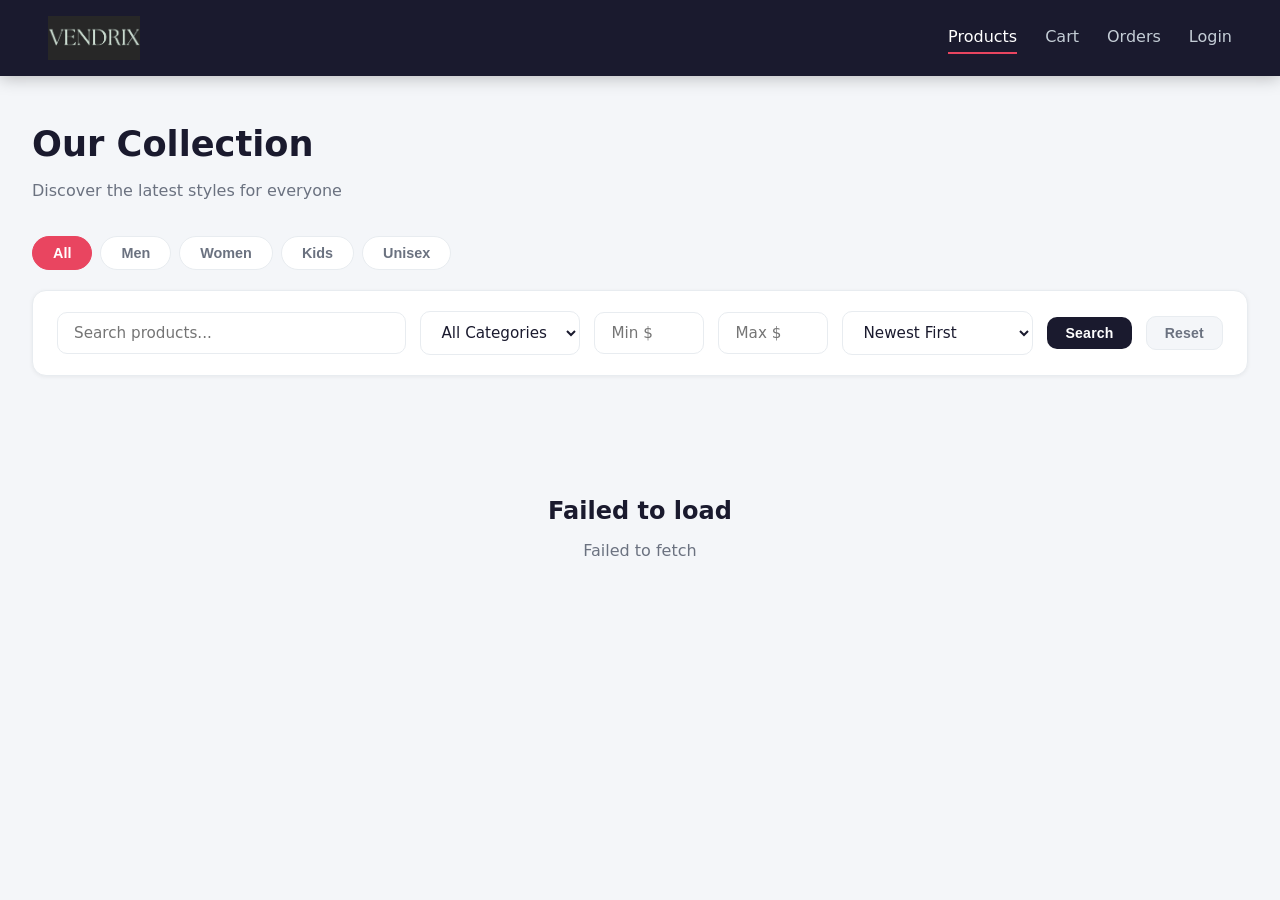
<file: frontend/index.html>
<!DOCTYPE html>
<html lang="en">
<head>
  <meta charset="UTF-8">
  <meta name="viewport" content="width=device-width, initial-scale=1.0">
  <title>Vendrix - Shop</title>
  <link rel="stylesheet" href="style.css">
  <style>
    .size-btn {
      display: inline-block;
      padding: 5px 12px;
      border: 1.5px solid var(--border);
      border-radius: 6px;
      font-size: 0.78rem;
      font-weight: 600;
      cursor: pointer;
      background: var(--white);
      color: var(--text-muted);
      transition: all 0.15s;
      user-select: none;
    }
    .size-btn:hover  { border-color: var(--primary); color: var(--primary); }
    .size-btn.selected {
      background: var(--primary);
      border-color: var(--primary);
      color: white;
    }

    .color-btn {
      width: 22px;
      height: 22px;
      border-radius: 50%;
      border: 2px solid transparent;
      cursor: pointer;
      display: inline-block;
      transition: transform 0.15s;
      box-shadow: 0 0 0 1px rgba(0,0,0,0.15);
    }
    .color-btn:hover { transform: scale(1.15); }
    .color-btn.selected {
      border: 2px solid var(--dark);
      box-shadow: 0 0 0 2px white, 0 0 0 4px var(--dark);
    }

    .qty-wrap {
      display: flex;
      align-items: center;
      border: 1.5px solid var(--border);
      border-radius: 8px;
      overflow: hidden;
      background: var(--white);
    }
    .qty-btn {
      width: 32px;
      height: 32px;
      border: none;
      background: var(--bg);
      color: var(--text);
      font-size: 1.1rem;
      cursor: pointer;
      transition: background 0.15s;
      display: flex;
      align-items: center;
      justify-content: center;
      font-weight: 700;
    }
    .qty-btn:hover    { background: var(--border); }
    .qty-btn:disabled { opacity: 0.4; cursor: not-allowed; }
    .qty-num {
      width: 34px;
      text-align: center;
      font-size: 0.9rem;
      font-weight: 700;
      color: var(--text);
      background: var(--white);
    }

    .card-actions {
      display: flex;
      align-items: center;
      justify-content: space-between;
      gap: 10px;
      padding: 12px 16px;
      border-top: 1px solid var(--border);
      background: #fafbfc;
    }
    .card-price-row {
      display: flex;
      justify-content: space-between;
      align-items: center;
      padding: 10px 16px 4px;
    }
    .variants-section {
      padding: 0 16px 10px;
      display: flex;
      flex-direction: column;
      gap: 8px;
    }
    .variant-label {
      font-size: 0.75rem;
      font-weight: 600;
      color: var(--text-muted);
      margin-bottom: 4px;
    }
    .size-btns  { display: flex; gap: 5px; flex-wrap: wrap; }
    .color-btns { display: flex; gap: 6px; flex-wrap: wrap; align-items: center; }
  </style>
</head>
<body>

<nav>
  <div class="nav-logo">
    <img src="assets/logo/vendrix-logo.png" alt="Vendrix"
         onerror="this.style.display='none';
                  document.querySelector('.nav-logo-text').style.display='block'">
    <span class="nav-logo-text" style="display:none">Vendrix</span>
  </div>
  <div class="nav-links">
    <a href="index.html" class="active">Products</a>
    <a href="cart.html" class="nav-cart-link">
      Cart
      <span class="cart-count" id="cart-count" style="display:none">0</span>
    </a>
    <a href="orders.html">Orders</a>
    <div class="nav-user" id="nav-user" style="display:none">
      <div class="nav-avatar" id="nav-avatar"></div>
      <span id="nav-username"></span>
    </div>
    <button id="logout-btn" onclick="logout()" style="display:none">Logout</button>
    <a href="auth.html" id="nav-login">Login</a>
  </div>
</nav>

<div class="container">
  <div class="page-header">
    <h1 class="page-title">Our Collection</h1>
    <p class="page-subtitle">Discover the latest styles for everyone</p>
  </div>

  <div style="margin-bottom:20px;">
    <div class="gender-pills" id="gender-pills">
      <button class="gender-pill active" data-gender="">All</button>
      <button class="gender-pill" data-gender="men">Men</button>
      <button class="gender-pill" data-gender="women">Women</button>
      <button class="gender-pill" data-gender="kids">Kids</button>
      <button class="gender-pill" data-gender="unisex">Unisex</button>
    </div>
  </div>

  <div class="filters">
    <input type="text" id="search" placeholder="Search products...">
    <select id="category">
      <option value="">All Categories</option>
    </select>
    <input type="number" id="min-price" placeholder="Min $" min="0" style="width:110px">
    <input type="number" id="max-price" placeholder="Max $" min="0" style="width:110px">
    <select id="ordering">
      <option value="-created_at">Newest First</option>
      <option value="price">Price: Low to High</option>
      <option value="-price">Price: High to Low</option>
      <option value="name">Name A–Z</option>
    </select>
    <button class="btn btn-secondary btn-sm" id="search-btn">Search</button>
    <button class="btn btn-ghost btn-sm" id="reset-btn">Reset</button>
  </div>

  <div id="alert" style="display:none"></div>
  <div id="products-container">
    <div class="loading">
      <div class="loading-spinner"></div>
      Loading products...
    </div>
  </div>
</div>

<div class="toast" id="toast"></div>

<script src="api.js"></script>
<script>
  'use strict';

  let activeGender = '';
  const selections  = {};   // product selections
  const sliderState = {};   // current image index

  // Nav
  function initNav() {
    const loggedIn = isLoggedIn();
    const username = localStorage.getItem('username') || '';

    document.getElementById('logout-btn').style.display =
      loggedIn ? 'inline-block' : 'none';
    document.getElementById('nav-login').style.display  =
      loggedIn ? 'none' : 'inline-block';
    document.getElementById('nav-user').style.display   =
      loggedIn ? 'flex' : 'none';

    if (loggedIn && username) {
      document.getElementById('nav-username').textContent = username;
      document.getElementById('nav-avatar').textContent   =
        username.charAt(0).toUpperCase();
    }
  }

  // Toast / Alert
  function showToast(msg) {
    const el = document.getElementById('toast');
    el.textContent   = msg;
    el.style.display = 'block';
    clearTimeout(el._t);
    el._t = setTimeout(() => el.style.display = 'none', 2500);
  }

  function showAlert(msg, type) {
    type = type || 'error';
    const el = document.getElementById('alert');
    el.className     = 'alert alert-' + type;
    el.textContent   = msg;
    el.style.display = 'block';
    clearTimeout(el._t);
    el._t = setTimeout(() => el.style.display = 'none', 3500);
  }

  // Categories
  async function loadCategories() {
    try {
      const data = await fetchCategories();
      const cats = data.results ?? data;
      const sel  = document.getElementById('category');
      cats.forEach(cat => {
        const opt       = document.createElement('option');
        opt.value       = cat.id;
        opt.textContent = cat.name;
        sel.appendChild(opt);
      });
    } catch (e) {}
  }

  // Gender pills
  document.getElementById('gender-pills').addEventListener('click', e => {
    const btn = e.target.closest('.gender-pill');
    if (!btn) return;
    document.querySelectorAll('.gender-pill')
      .forEach(p => p.classList.remove('active'));
    btn.classList.add('active');
    activeGender = btn.dataset.gender;
    loadProducts();
  });

  // Load products
  async function loadProducts() {
    const container = document.getElementById('products-container');
    container.innerHTML =
      '<div class="loading"><div class="loading-spinner"></div>Loading products...</div>';

    const params   = {};
    const search   = document.getElementById('search').value.trim();
    const category = document.getElementById('category').value;
    const minPrice = document.getElementById('min-price').value;
    const maxPrice = document.getElementById('max-price').value;
    const ordering = document.getElementById('ordering').value;

    if (search)       params.search    = search;
    if (category)     params.category  = category;
    if (minPrice)     params.min_price = minPrice;
    if (maxPrice)     params.max_price = maxPrice;
    if (ordering)     params.ordering  = ordering;
    if (activeGender) params.gender    = activeGender;

    try {
      const data     = await fetchProducts(params);
      const products = data.results ?? data;

      if (!products.length) {
        container.innerHTML =
          '<div class="empty-state">' +
          '<h3>No products found</h3>' +
          '<p>Try adjusting your filters</p>' +
          '<button class="btn btn-primary" onclick="resetFilters()">Clear Filters</button>' +
          '</div>';
        return;
      }

      // init selection state for each product
      products.forEach(p => {
        if (!selections[p.id]) {
          selections[p.id] = {
            size:      (p.sizes  && p.sizes.length  > 0) ? p.sizes[0]           : null,
            colorName: (p.colors && p.colors.length > 0) ? p.colors[0].name     : null,
            qty:       1,
          };
        }
        sliderState[p.id] = 0;
      });

      container.innerHTML =
        '<div class="products-grid">' +
        products.map(productCard).join('') +
        '</div>';

    } catch (err) {
      container.innerHTML =
        '<div class="empty-state"><h3>Failed to load</h3><p>' +
        err.message + '</p></div>';
    }
  }

  // Slider helpers
  function slideImage(pid, direction) {
    const slider = document.getElementById('slider-' + pid);
    if (!slider) return;
    const slides = slider.querySelectorAll('.slide');
    const dots   = slider.querySelectorAll('.dot');
    if (!slides.length) return;

    let idx = sliderState[pid] || 0;
    slides[idx].classList.remove('active');
    if (dots[idx]) dots[idx].classList.remove('active');

    idx = (idx + direction + slides.length) % slides.length;
    sliderState[pid] = idx;

    slides[idx].classList.add('active');
    if (dots[idx]) dots[idx].classList.add('active');
  }

  function goToSlide(pid, index) {
    const slider = document.getElementById('slider-' + pid);
    if (!slider) return;
    const slides = slider.querySelectorAll('.slide');
    const dots   = slider.querySelectorAll('.dot');
    if (!slides.length) return;

    let idx = sliderState[pid] || 0;
    slides[idx].classList.remove('active');
    if (dots[idx]) dots[idx].classList.remove('active');

    sliderState[pid] = index;
    slides[index].classList.add('active');
    if (dots[index]) dots[index].classList.add('active');
  }

  // Product card
  function productCard(p) {
    const pid     = p.id;
    const sel     = selections[pid] || { size: null, colorName: null, qty: 1 };
    const inStock = p.stock > 0;

    // collect images
    const allImages = [];

    if (p.images && p.images.length) {
      // sort primary first, then by order
      const sorted = [...p.images].sort((a, b) => {
        if (a.is_primary && !b.is_primary) return -1;
        if (!a.is_primary && b.is_primary) return 1;
        return (a.order || 0) - (b.order || 0);
      });
      sorted.forEach(img => { if (img.image) allImages.push(img.image); });
    }

    // fallback to cover image
    if (!allImages.length && p.image) allImages.push(p.image);

    // image slider HTML
    let imageHtml = '';
    if (allImages.length) {
      const slidesHtml = allImages.map((src, i) =>
        '<div class="slide ' + (i === 0 ? 'active' : '') + '">' +
        '<img src="' + src + '" alt="' + p.name + '" loading="lazy"' +
        ' style="width:100%;height:200px;object-fit:contain;' +
        'background:#f5f5f5;display:block;">' +
        '</div>'
      ).join('');

      const navHtml = allImages.length > 1
        ? '<button class="slide-btn slide-prev" onclick="slideImage(' + pid + ', -1)">&#8249;</button>' +
          '<button class="slide-btn slide-next" onclick="slideImage(' + pid + ', 1)">&#8250;</button>' +
          '<div class="slide-dots">' +
          allImages.map((_, i) =>
            '<span class="dot ' + (i === 0 ? 'active' : '') + '"' +
            ' onclick="goToSlide(' + pid + ', ' + i + ')"></span>'
          ).join('') +
          '</div>'
        : '';

      imageHtml =
        '<div class="slider" id="slider-' + pid + '">' +
        '<div class="slides">' + slidesHtml + '</div>' +
        navHtml +
        '</div>';
    } else {
      imageHtml =
        '<div style="height:200px;display:flex;align-items:center;' +
        'justify-content:center;background:#f5f5f5;">' +
        '<span style="color:#aaa;font-size:12px;">No Image</span>' +
        '</div>';
    }

    // gender badge
    const genderColors = {
      men:    '#dbeafe|#1e40af',
      women:  '#fce7f3|#9d174d',
      kids:   '#dcfce7|#166534',
      unisex: '#f3f4f6|#374151',
    };
    const [gbg, gtx] = (genderColors[p.gender] || '#f3f4f6|#374151').split('|');
    const genderBadge =
      '<span style="background:' + gbg + ';color:' + gtx + ';' +
      'padding:2px 8px;border-radius:10px;font-size:0.72rem;font-weight:700;">' +
      (p.gender
        ? p.gender.charAt(0).toUpperCase() + p.gender.slice(1)
        : '') +
      '</span>';

    // sizes
    let sizesHtml = '';
    if (p.sizes && p.sizes.length > 0) {
      const btns = p.sizes.map(s => {
        const selected = s === sel.size;
        return '<button class="size-btn' + (selected ? ' selected' : '') + '"' +
          ' onclick="selectSize(' + pid + ', this, \'' + s + '\')">' + s + '</button>';
      }).join('');
      sizesHtml =
        '<div class="variants-section" style="padding-bottom:0;">' +
        '<div class="variant-label">Size</div>' +
        '<div class="size-btns">' + btns + '</div>' +
        '</div>';
    }

    // colors
    let colorsHtml = '';
    if (p.colors && p.colors.length > 0) {
      const swatches = p.colors.map(c => {
        const selected = c.name === sel.colorName;
        return '<span class="color-btn' + (selected ? ' selected' : '') + '"' +
          ' style="background:' + c.hex_code + ';"' +
          ' title="' + c.name + '"' +
          ' onclick="selectColor(' + pid + ', this, \'' + c.name + '\')"></span>';
      }).join('');
      colorsHtml =
        '<div class="variants-section">' +
        '<div class="variant-label" id="color-label-' + pid + '">' +
        'Color' +
        (sel.colorName
          ? ' — <span style="font-weight:700;color:var(--text);">' + sel.colorName + '</span>'
          : '') +
        '</div>' +
        '<div class="color-btns">' + swatches + '</div>' +
        '</div>';
    }

    // quantity and add to cart
    const isNew    = (Date.now() - new Date(p.created_at).getTime()) < 7 * 24 * 60 * 60 * 1000;
    const newBadge = isNew    ? '<span class="product-badge badge-new">New</span>' : '';
    const outBadge = !inStock ? '<span class="product-badge badge-out">Out of stock</span>' : '';

    const actions = inStock
      ? '<div class="qty-wrap">' +
          '<button class="qty-btn" onclick="changeQty(' + pid + ', -1, ' + p.stock + ')">−</button>' +
          '<span class="qty-num" id="qty-' + pid + '">' + sel.qty + '</span>' +
          '<button class="qty-btn" onclick="changeQty(' + pid + ', 1, ' + p.stock + ')">+</button>' +
        '</div>' +
        '<button class="btn btn-primary btn-sm" id="atc-' + pid + '"' +
        ' onclick="handleAddToCart(' + pid + ')">Add to Cart</button>'
      : '<span class="out-of-stock" style="width:100%;text-align:center;">Out of stock</span>';

    return '<div class="product-card" id="card-' + pid + '">' +

      '<div class="product-image-wrap">' +
        imageHtml + newBadge + outBadge +
      '</div>' +

      '<div class="card-body">' +
        '<div style="display:flex;justify-content:space-between;' +
             'align-items:center;margin-bottom:6px;">' +
          '<div class="product-category">' + (p.category_name || 'Uncategorized') + '</div>' +
          genderBadge +
        '</div>' +
        '<h3>' + p.name + '</h3>' +
        '<p class="product-desc">' + (p.description || '') + '</p>' +
      '</div>' +

      sizesHtml +
      colorsHtml +

      '<div class="card-price-row">' +
        '<span class="amount" style="font-size:1.3rem;font-weight:800;' +
        'color:var(--primary);">$' + parseFloat(p.price).toFixed(2) + '</span>' +
        '<span style="font-size:0.78rem;color:var(--text-muted);">' +
          (p.stock > 0 ? p.stock + ' left' : '') +
        '</span>' +
      '</div>' +

      '<div class="card-actions">' + actions + '</div>' +

    '</div>';
  }

  // Selection handlers
  function selectSize(pid, btn, size) {
    selections[pid].size = size;
    const card = document.getElementById('card-' + pid);
    card.querySelectorAll('.size-btn').forEach(b => b.classList.remove('selected'));
    btn.classList.add('selected');
  }

  function selectColor(pid, swatch, name) {
    selections[pid].colorName = name;

    const card = document.getElementById('card-' + pid);
    card.querySelectorAll('.color-btn').forEach(b => b.classList.remove('selected'));
    swatch.classList.add('selected');

    const label = document.getElementById('color-label-' + pid);
    if (label) {
      label.innerHTML =
        'Color — <span style="font-weight:700;color:var(--text);">' + name + '</span>';
    }
  }

  function changeQty(pid, delta, stock) {
    if (!selections[pid]) return;
    let next = (selections[pid].qty || 1) + delta;
    if (next < 1) next = 1;
    if (next > stock) { showToast('Only ' + stock + ' in stock'); return; }
    selections[pid].qty = next;
    const el = document.getElementById('qty-' + pid);
    if (el) el.textContent = next;
  }

  // Add to cart
  async function handleAddToCart(pid) {
    if (!isLoggedIn()) {
      showAlert('Please login to add items to cart!', 'error');
      return;
    }

    const sel = selections[pid] || { size: null, colorName: null, qty: 1 };
    const btn = document.getElementById('atc-' + pid);

    if (btn) { btn.textContent = 'Adding...'; btn.disabled = true; }

    try {
      await addToCart(pid, sel.qty, sel.size, sel.colorName);
      showToast('Added to cart! 🛒');
    } catch (err) {
      showAlert(err.message, 'error');
    } finally {
      if (btn) { btn.textContent = 'Add to Cart'; btn.disabled = false; }
    }
  }

  // Reset filters
  function resetFilters() {
    document.getElementById('search').value    = '';
    document.getElementById('category').value  = '';
    document.getElementById('min-price').value = '';
    document.getElementById('max-price').value = '';
    document.getElementById('ordering').value  = '-created_at';
    activeGender = '';
    document.querySelectorAll('.gender-pill')
      .forEach((p, i) => p.classList.toggle('active', i === 0));
    loadProducts();
  }

  // Event listeners
  document.getElementById('search-btn').addEventListener('click', loadProducts);
  document.getElementById('reset-btn').addEventListener('click', resetFilters);
  document.getElementById('search').addEventListener('keydown', e => {
    if (e.key === 'Enter') loadProducts();
  });

  initNav();
  loadCategories();
  loadProducts();
</script>
</body>
</html>
</file>
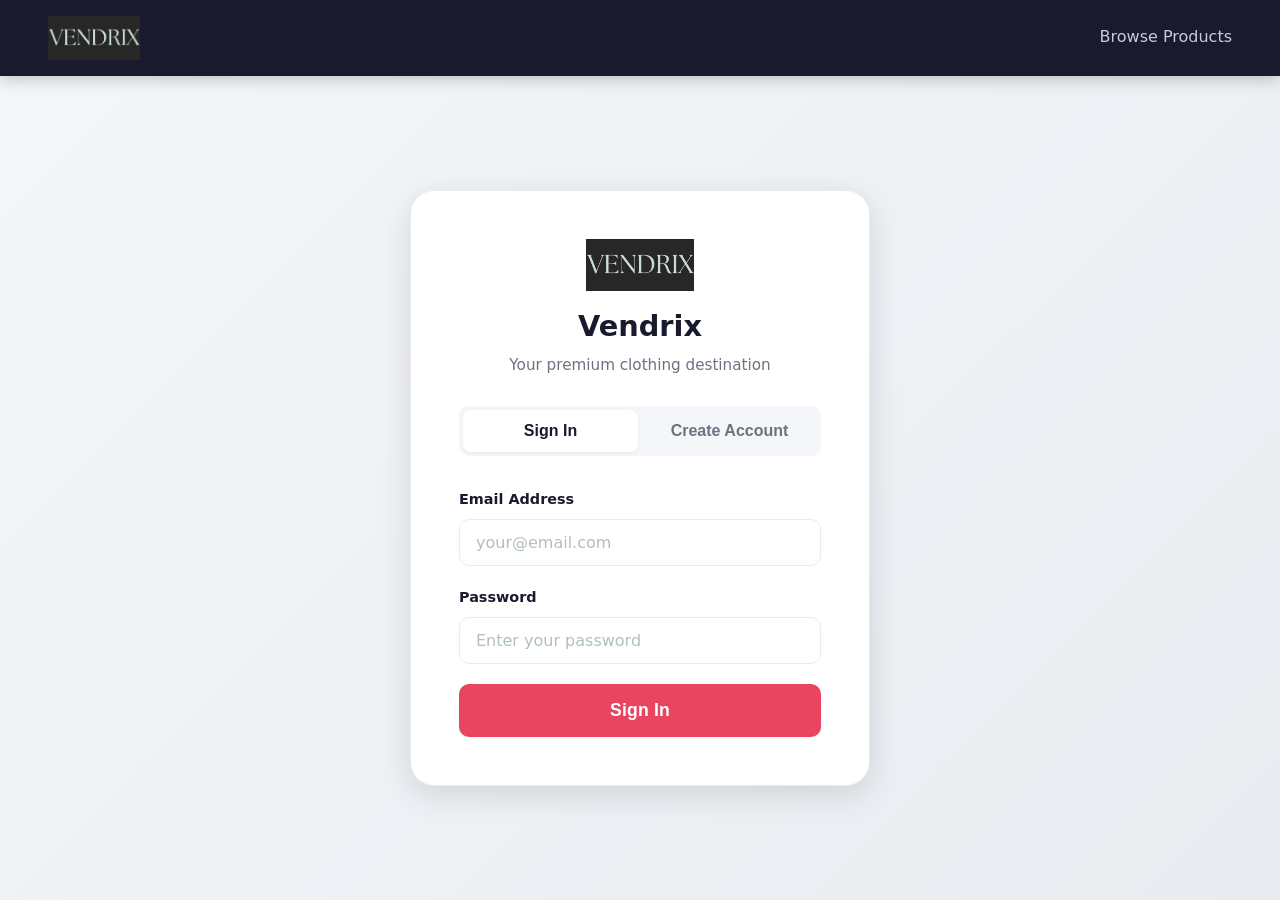
<file: frontend/auth.html>
<!DOCTYPE html>
<html lang="en">
<head>
  <meta charset="UTF-8">
  <meta name="viewport" content="width=device-width, initial-scale=1.0">
  <title>Vendrix — Login</title>
  <link rel="stylesheet" href="style.css">
</head>
<body>

<nav>
  <div class="nav-logo">
    <img src="assets/logo/vendrix-logo.png" alt="Vendrix"
         onerror="this.style.display='none';
                  document.querySelector('.nav-logo-text').style.display='block'">
    <span class="nav-logo-text" style="display:none">Vendrix</span>
  </div>
  <div class="nav-links">
    <a href="index.html">Browse Products</a>
  </div>
</nav>

<div class="auth-page">
  <div class="auth-card">

    <div class="auth-logo">
      <img src="assets/logo/vendrix-logo.png" alt="Vendrix"
           onerror="this.style.display='none'">
      <h1>Vendrix</h1>
      <p>Your premium clothing destination</p>
    </div>

    <!-- Tabs use onclick directly -->
    <div class="auth-tabs">
      <button class="active" id="tab-login"
              onclick="showTab('login')">Sign In</button>
      <button id="tab-register"
              onclick="showTab('register')">Create Account</button>
    </div>

    <div id="alert" style="display:none"></div>

    <!-- Login form -->
    <div id="login-form">
      <div class="form-group">
        <label>Email Address</label>
        <!-- Use email type here -->
        <input type="email"
               id="login-email"
               placeholder="your@email.com"
               autocomplete="email">
      </div>
      <div class="form-group">
        <label>Password</label>
        <input type="password"
               id="login-password"
               placeholder="Enter your password"
               autocomplete="current-password">
      </div>
      <button class="btn btn-primary btn-lg"
              style="width:100%"
              id="login-btn"
              onclick="handleLogin()">
        Sign In
      </button>
    </div>

    <!-- Register form -->
    <div id="register-form" style="display:none">
      <div class="form-group">
        <label>Username</label>
        <input type="text"
               id="reg-username"
               placeholder="Choose a username"
               autocomplete="username">
      </div>
      <div class="form-group">
        <label>Email Address</label>
        <input type="email"
               id="reg-email"
               placeholder="your@email.com"
               autocomplete="email">
      </div>
      <div class="form-group">
        <label>Password</label>
        <input type="password"
               id="reg-password"
               placeholder="Minimum 6 characters">
      </div>
      <div class="form-group">
        <label>Confirm Password</label>
        <input type="password"
               id="reg-password2"
               placeholder="Repeat your password">
      </div>
      <button class="btn btn-primary btn-lg"
              style="width:100%"
              id="register-btn"
              onclick="handleRegister()">
        Create Account
      </button>
    </div>

  </div>
</div>

<script src="api.js"></script>
<script>

  // Already logged in, skip this page
  if (isLoggedIn()) window.location.href = 'index.html';

  // Tab switching
  function showTab(tab) {
    const isLogin = tab === 'login';
    document.getElementById('login-form').style.display    = isLogin ? 'block' : 'none';
    document.getElementById('register-form').style.display = isLogin ? 'none'  : 'block';
    document.getElementById('tab-login').classList.toggle('active',    isLogin);
    document.getElementById('tab-register').classList.toggle('active', !isLogin);
    document.getElementById('alert').style.display = 'none';
  }

  // Alert helper
  function showAlert(msg, type = 'error') {
    const el       = document.getElementById('alert');
    el.className   = `alert alert-${type}`;
    el.textContent = msg;
    el.style.display = 'block';
  }

  // Login
  async function handleLogin() {
    const email    = document.getElementById('login-email').value.trim();
    const password = document.getElementById('login-password').value;

    if (!email || !password) {
      return showAlert('Please fill in all fields.');
    }

    const btn       = document.getElementById('login-btn');
    btn.textContent = 'Signing in...';
    btn.disabled    = true;

    try {
      // api.js login() sends email to backend
      // backend returns { access, refresh, username, email }
      // api.js saves username to localStorage
      await login(email, password);

      // Go to products page
      window.location.href = 'index.html';

    } catch (err) {
      showAlert(err.message);
      btn.textContent = 'Sign In';
      btn.disabled    = false;
    }
  }

  // Register
  async function handleRegister() {
    const username  = document.getElementById('reg-username').value.trim();
    const email     = document.getElementById('reg-email').value.trim();
    const password  = document.getElementById('reg-password').value;
    const password2 = document.getElementById('reg-password2').value;

    if (!username || !email || !password || !password2) {
      return showAlert('Please fill in all fields.');
    }

    if (password !== password2) {
      return showAlert('Passwords do not match.');
    }

    const btn       = document.getElementById('register-btn');
    btn.textContent = 'Creating account...';
    btn.disabled    = true;

    try {
      await register(username, email, password, password2);

      // Auto-fill email so user can sign in
      showAlert('Account created! Please sign in.', 'success');
      document.getElementById('login-email').value = email;
      showTab('login');

    } catch (err) {
      showAlert(err.message);
    } finally {
      btn.textContent = 'Create Account';
      btn.disabled    = false;
    }
  }

  // Enter key
  document.addEventListener('keydown', e => {
    if (e.key !== 'Enter') return;
    const loginVisible =
      document.getElementById('login-form').style.display !== 'none';
    loginVisible ? handleLogin() : handleRegister();
  });

</script>
</body>
</html>
</file>
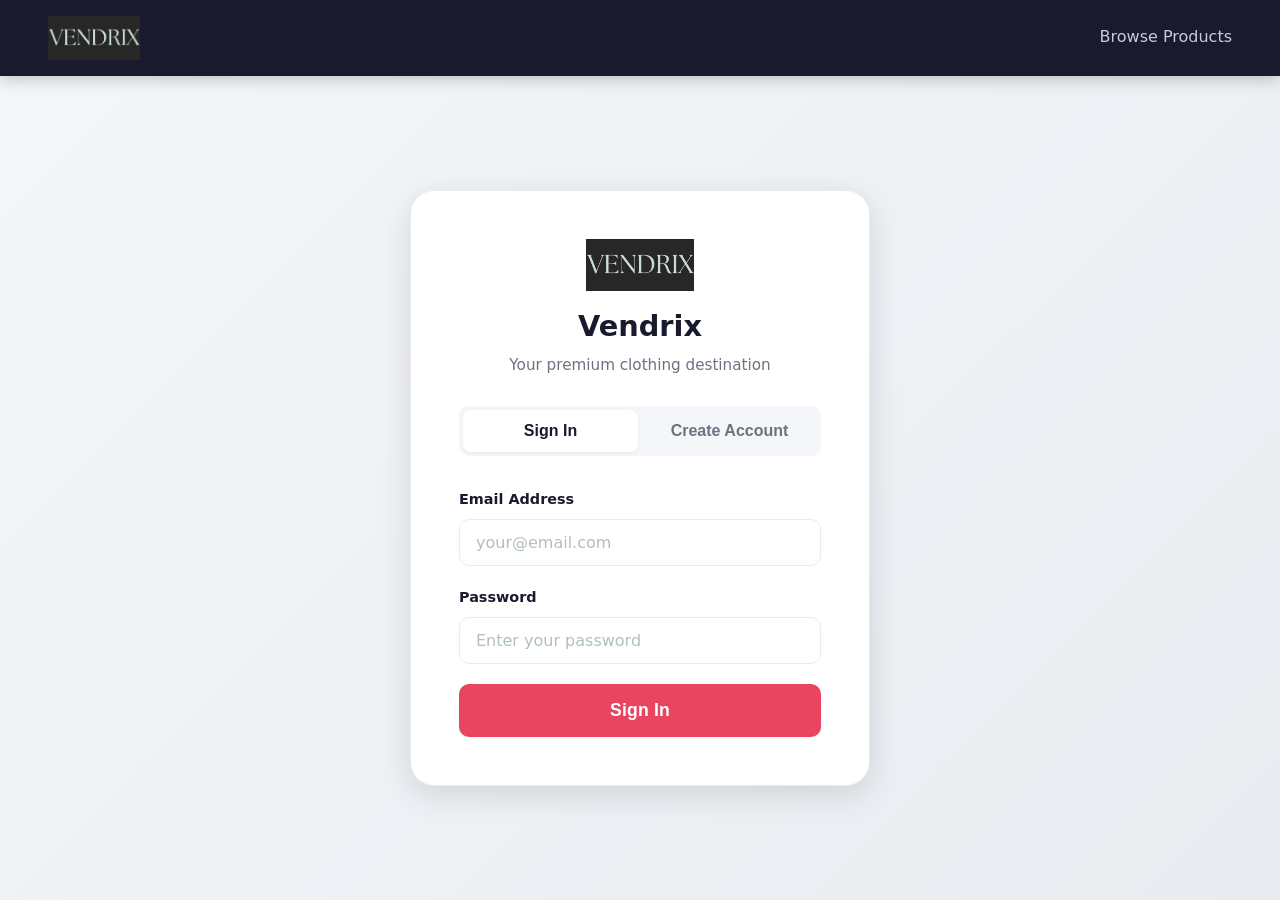
<file: frontend/cart.html>
<!DOCTYPE html>
<html lang="en">
<head>
  <meta charset="UTF-8">
  <meta name="viewport" content="width=device-width, initial-scale=1.0">
  <title>Vendrix — Cart</title>
  <link rel="stylesheet" href="style.css">
  <script src="https://js.stripe.com/v3/"></script>
  <style>
    .payment-methods {
      display: flex;
      gap: 12px;
      margin: 12px 0;
    }

    .payment-option {
      flex: 1;
      border: 2px solid var(--border);
      border-radius: var(--radius);
      padding: 14px;
      cursor: pointer;
      transition: all 0.2s;
      text-align: center;
      background: var(--white);
    }

    .payment-option:hover { border-color: var(--primary); }

    .payment-option.selected {
      border-color: var(--primary);
      background: #fff5f7;
    }

    .payment-option .pay-icon { font-size: 1.8rem; margin-bottom: 6px; }
    .payment-option .pay-name { font-size: 0.9rem; font-weight: 700; color: var(--dark); }
    .payment-option .pay-desc { font-size: 0.75rem; color: var(--text-muted); margin-top: 2px; }

    #cod-section {
      display: none;
      background: #fff8e1;
      border: 1px solid #ffe082;
      border-radius: var(--radius);
      padding: 14px;
      margin-bottom: 12px;
    }

    #cod-section h4 { font-size: 0.95rem; color: #856404; margin-bottom: 6px; }
    #cod-section p  { font-size: 0.85rem; color: #666; line-height: 1.6; }

    #card-section {
      display: none;
      background: #e8eaf6;
      border: 1px solid #9fa8da;
      border-radius: var(--radius);
      padding: 16px;
      margin-bottom: 12px;
    }

    #card-section h4 {
      font-size: 0.95rem;
      color: #1a237e;
      margin-bottom: 12px;
    }

    #stripe-card-element {
      background: white;
      border: 1.5px solid #c5cae9;
      border-radius: 8px;
      padding: 12px 14px;
      font-size: 1rem;
      margin-bottom: 8px;
    }

    #stripe-card-element.StripeElement--focus {
      border-color: var(--primary);
      box-shadow: 0 0 0 3px rgba(233,69,96,0.1);
    }

    #card-errors {
      color: #c0392b;
      font-size: 0.83rem;
      margin-top: 6px;
      min-height: 18px;
    }

    .stripe-secure {
      font-size: 0.78rem;
      color: #5c6bc0;
      margin-top: 8px;
      display: flex;
      align-items: center;
      gap: 5px;
    }
  </style>
</head>
<body>

<nav>
  <div class="nav-logo">
    <img src="assets/logo/vendrix-logo.png" alt="Vendrix"
         onerror="this.style.display='none';document.querySelector('.nav-logo-text').style.display='block'">
    <span class="nav-logo-text" style="display:none">Vendrix</span>
  </div>
  <div class="nav-links">
    <a href="index.html">Products</a>
    <a href="cart.html" class="active nav-cart-link">Cart</a>
    <a href="orders.html">Orders</a>
    <div class="nav-user" id="nav-user" style="display:none">
      <div class="nav-avatar" id="nav-avatar"></div>
      <span id="nav-username"></span>
    </div>
    <button id="logout-btn" style="display:none">Logout</button>
    <a href="auth.html" id="nav-login">Login</a>
  </div>
</nav>

<div class="container">
  <div class="page-header">
    <h1 class="page-title">Your Cart</h1>
    <p class="page-subtitle">Review your items before checkout</p>
  </div>

  <div id="alert" style="display:none"></div>

  <div id="cart-container">
    <div class="loading">
      <div class="loading-spinner"></div>
      Loading your cart...
    </div>
  </div>
</div>

<!-- Checkout modal -->
<div class="modal-overlay" id="checkout-modal">
  <div class="modal" style="max-width:520px;">
    <h3>Confirm Your Order</h3>
    <p class="modal-sub">Fill in address and choose payment method</p>

    <!-- Shipping address -->
    <div class="form-group">
      <label>Full Shipping Address</label>
      <textarea id="shipping-address" rows="3"
        placeholder="House 5, Block C, Rawalpindi, Pakistan"></textarea>
    </div>

    <!-- Payment method selection -->
    <div class="form-group">
      <label>Payment Method</label>
      <div class="payment-methods">

        <div class="payment-option selected"
             id="opt-cod"
             onclick="selectPayment('cod')">
          <div class="pay-icon">💵</div>
          <div class="pay-name">Cash on Delivery</div>
          <div class="pay-desc">Pay on delivery</div>
        </div>

        <div class="payment-option"
             id="opt-card"
             onclick="selectPayment('card')">
          <div class="pay-icon">💳</div>
          <div class="pay-name">Card Payment</div>
          <div class="pay-desc">Secure payment via Stripe</div>
        </div>

      </div>
    </div>

    <!-- COD section -->
    <div id="cod-section">
      <h4>Cash on Delivery</h4>
      <p>
        Your order will be delivered to your address.<br>
        Please keep cash ready for the rider.
      </p>
    </div>

    <!-- Card section -->
    <div id="card-section">
      <h4>Card Payment</h4>
      <div id="stripe-card-element"></div>
      <div id="card-errors"></div>
      <div class="stripe-secure">
        Payments are secured and encrypted by Stripe
      </div>
    </div>

    <!-- Modal alert -->
    <div id="modal-alert" style="display:none"></div>

    <div class="modal-actions">
      <button class="btn btn-primary" style="flex:1" id="place-order-btn">
        Place Order
      </button>
      <button class="btn btn-ghost" id="cancel-order-btn">Cancel</button>
    </div>
  </div>
</div>

<script src="api.js"></script>
<script src="cart.js"></script>
<script>
  function initNav() {
    const loggedIn = isLoggedIn();
    const username = localStorage.getItem('username') || '';

    const logoutBtn = document.getElementById('logout-btn');
    if (logoutBtn) logoutBtn.style.display = loggedIn ? 'inline-block' : 'none';

    const loginLink = document.getElementById('nav-login');
    if (loginLink) loginLink.style.display = loggedIn ? 'none' : 'inline-block';

    const navUser = document.getElementById('nav-user');
    if (navUser) navUser.style.display = loggedIn ? 'flex' : 'none';

    if (loggedIn && username) {
      const navUsername = document.getElementById('nav-username');
      const navAvatar   = document.getElementById('nav-avatar');
      if (navUsername) navUsername.textContent = username;
      if (navAvatar)   navAvatar.textContent   = username.charAt(0).toUpperCase();
    }
  }

  initNav();
</script>
</body>
</html>
</file>
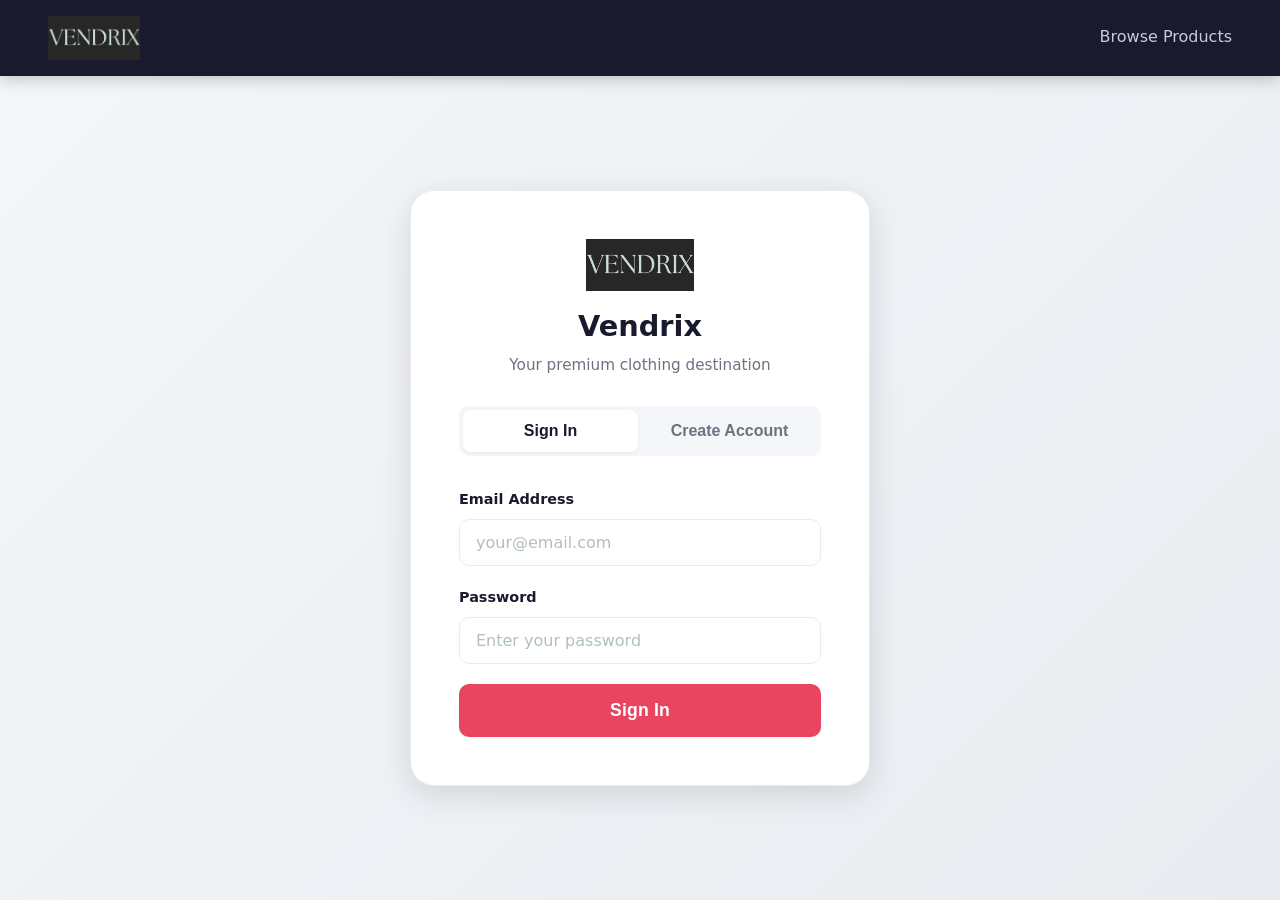
<file: frontend/orders.html>
<!DOCTYPE html>
<html lang="en">
<head>
  <meta charset="UTF-8">
  <meta name="viewport" content="width=device-width, initial-scale=1.0">
  <title>Vendrix — My Orders</title>
  <link rel="stylesheet" href="style.css">
</head>
<body>

<nav>
  <div class="nav-logo">
    <img src="assets/logo/vendrix-logo.png" alt="Vendrix"
         onerror="this.style.display='none';document.querySelector('.nav-logo-text').style.display='block'">
    <span class="nav-logo-text" style="display:none">Vendrix</span>
  </div>
  <div class="nav-links">
    <a href="index.html">Products</a>
    <a href="cart.html" class="nav-cart-link">Cart</a>
    <a href="orders.html" class="active">Orders</a>
    <div class="nav-user" id="nav-user" style="display:none">
      <div class="nav-avatar" id="nav-avatar"></div>
      <span id="nav-username"></span>
    </div>
    <button id="logout-btn" style="display:none">Logout</button>
    <a href="auth.html" id="nav-login">Login</a>
  </div>
</nav>

<div class="container">
  <div class="page-header">
    <h1 class="page-title">My Orders</h1>
    <p class="page-subtitle">Track and view all your orders</p>
  </div>

  <!-- Orders load here -->
  <div id="orders-container">
    <div class="loading">
      <div class="loading-spinner"></div>
      Loading your orders...
    </div>
  </div>
</div>

<script src="api.js"></script>
<script src="orders.js"></script>
<script>
  // Set up navbar
  function initNav() {
    const loggedIn = isLoggedIn();
    const username = localStorage.getItem('username') || '';

    const logoutBtn = document.getElementById('logout-btn');
    if (logoutBtn) logoutBtn.style.display = loggedIn ? 'inline-block' : 'none';

    const loginLink = document.getElementById('nav-login');
    if (loginLink) loginLink.style.display = loggedIn ? 'none' : 'inline-block';

    const navUser = document.getElementById('nav-user');
    if (navUser) navUser.style.display = loggedIn ? 'flex' : 'none';

    // Show user info when logged in
    if (loggedIn && username) {
      const navUsername = document.getElementById('nav-username');
      const navAvatar   = document.getElementById('nav-avatar');
      if (navUsername) navUsername.textContent = username;
      if (navAvatar)   navAvatar.textContent   = username.charAt(0).toUpperCase();
    }
  }

  // Run on page load
  initNav();
</script>
</body>
</html>
</file>
<file: frontend/style.css>
/* Reset */
*, *::before, *::after {
  margin: 0;
  padding: 0;
  box-sizing: border-box;
}

/* Variables */
:root {
  --primary:      #e94560;
  --primary-dark: #c0392b;
  --dark:         #1a1a2e;
  --dark2:        #16213e;
  --bg:           #f4f6f9;
  --white:        #ffffff;
  --border:       #e8ecf0;
  --text:         #1a1a2e;
  --text-muted:   #6b7280;
  --radius:       10px;
  --radius-lg:    14px;
  --shadow-sm:    0 1px 4px rgba(0,0,0,0.06);
  --shadow:       0 4px 16px rgba(0,0,0,0.08);
  --shadow-lg:    0 8px 32px rgba(0,0,0,0.12);
}

body {
  font-family: 'Segoe UI', system-ui, -apple-system, sans-serif;
  background: var(--bg);
  color: var(--text);
  min-height: 100vh;
  font-size: 16px;
  line-height: 1.6;
}

a { text-decoration: none; color: inherit; }
img { display: block; max-width: 100%; }

/* Navbar */
nav {
  background: var(--dark);
  padding: 0 48px;
  display: flex;
  align-items: center;
  justify-content: space-between;
  height: 76px;
  position: sticky;
  top: 0;
  z-index: 100;
  box-shadow: 0 2px 16px rgba(0,0,0,0.25);
}

.nav-logo { display: flex; align-items: center; gap: 12px; }
.nav-logo img { height: 44px; object-fit: contain; }
.nav-logo-text {
  color: var(--primary);
  font-size: 1.6rem;
  font-weight: 800;
  letter-spacing: 1.5px;
}

.nav-links { display: flex; gap: 28px; align-items: center; }

.nav-links a {
  color: #c4cdd6;
  font-size: 1rem;
  font-weight: 500;
  transition: color 0.2s;
  position: relative;
  padding-bottom: 2px;
}

.nav-links a::after {
  content: '';
  position: absolute;
  bottom: -2px; left: 0;
  width: 0; height: 2px;
  background: var(--primary);
  transition: width 0.2s;
}

.nav-links a:hover        { color: #fff; }
.nav-links a:hover::after { width: 100%; }
.nav-links a.active        { color: #fff; }
.nav-links a.active::after { width: 100%; }

.nav-user {
  color: #fff;
  font-weight: 600;
  font-size: 0.95rem;
  display: flex;
  align-items: center;
  gap: 8px;
}

.nav-avatar {
  width: 34px; height: 34px;
  border-radius: 50%;
  background: var(--primary);
  display: flex; align-items: center; justify-content: center;
  color: #fff; font-weight: 700; font-size: 0.85rem;
}

.nav-cart-link {
  display: flex; align-items: center; gap: 8px;
  color: #c4cdd6 !important; font-size: 1rem !important;
}

.cart-count {
  background: var(--primary); color: white;
  border-radius: 12px; padding: 2px 8px;
  font-size: 0.75rem; font-weight: 700;
  min-width: 22px; text-align: center;
}

#logout-btn {
  background: var(--primary); color: white; border: none;
  padding: 9px 22px; border-radius: 24px;
  cursor: pointer; font-size: 0.95rem; font-weight: 600;
  transition: all 0.2s; letter-spacing: 0.3px;
}

#logout-btn:hover { background: var(--primary-dark); transform: translateY(-1px); }

/* Layout */
.container { max-width: 1280px; margin: 40px auto; padding: 0 32px; }

.page-header { margin-bottom: 32px; }
.page-title  { font-size: 2.2rem; font-weight: 800; color: var(--dark); margin-bottom: 6px; }
.page-subtitle { font-size: 1rem; color: var(--text-muted); }

/* Buttons */
.btn {
  display: inline-flex; align-items: center; justify-content: center;
  gap: 8px; padding: 12px 28px;
  border-radius: var(--radius); border: none;
  cursor: pointer; font-size: 1rem; font-weight: 600;
  transition: all 0.2s; letter-spacing: 0.2px;
}

.btn-primary  { background: var(--primary); color: white; }
.btn-primary:hover {
  background: var(--primary-dark);
  transform: translateY(-2px);
  box-shadow: 0 4px 12px rgba(233,69,96,0.35);
}

.btn-secondary { background: var(--dark); color: white; }
.btn-secondary:hover { background: var(--dark2); }

.btn-ghost {
  background: var(--bg); color: var(--text-muted);
  border: 1px solid var(--border);
}
.btn-ghost:hover { background: #e8ecf0; }

.btn-danger { background: #ff4444; color: white; }
.btn-danger:hover { background: #cc0000; }

.btn-sm { padding: 8px 18px; font-size: 0.88rem; }
.btn-lg { padding: 16px 36px; font-size: 1.1rem; }

/* Filters */
.filters {
  display: flex; gap: 14px;
  margin-bottom: 36px; flex-wrap: wrap; align-items: center;
  background: var(--white); padding: 20px 24px;
  border-radius: var(--radius-lg);
  box-shadow: var(--shadow-sm); border: 1px solid var(--border);
}

.filters input, .filters select {
  padding: 11px 16px;
  border: 1.5px solid var(--border);
  border-radius: var(--radius);
  font-size: 0.95rem; outline: none;
  transition: border-color 0.2s, box-shadow 0.2s;
  color: var(--text); background: var(--white); font-family: inherit;
}

.filters input:focus, .filters select:focus {
  border-color: var(--primary);
  box-shadow: 0 0 0 3px rgba(233,69,96,0.1);
}

.filters input[type="text"] { flex: 1; min-width: 220px; }

/* Gender pills */
.gender-pills { display: flex; gap: 8px; flex-wrap: wrap; }

.gender-pill {
  padding: 8px 20px; border-radius: 24px;
  border: 1.5px solid var(--border);
  background: var(--white); color: var(--text-muted);
  font-size: 0.9rem; font-weight: 600;
  cursor: pointer; transition: all 0.2s;
}

.gender-pill:hover { border-color: var(--primary); color: var(--primary); }
.gender-pill.active { background: var(--primary); border-color: var(--primary); color: white; }

/* Product grid */
.products-grid {
  display: grid;
  grid-template-columns: repeat(auto-fill, minmax(240px, 1fr));
  gap: 20px;
}

/* Product card */
.product-card {
  background: var(--white);
  border-radius: var(--radius-lg);
  overflow: hidden;
  box-shadow: var(--shadow-sm);
  border: 1px solid var(--border);
  transition: transform 0.25s, box-shadow 0.25s;
  display: flex; flex-direction: column;
}

.product-card:hover {
  transform: translateY(-4px);
  box-shadow: var(--shadow-lg);
}

/* Image wrap */
.product-card .product-image-wrap {
  position: relative; height: 200px;
  overflow: hidden; background: #f8f9fa; flex-shrink: 0;
}

.product-card .product-image-wrap img {
  width: 100%; height: 100%;
  object-fit: contain;
  transition: transform 0.4s;
}

.product-card:hover .product-image-wrap img { transform: scale(1.04); }

.product-card .no-image {
  width: 100%; height: 100%;
  background: linear-gradient(135deg, var(--dark), var(--dark2));
  display: flex; align-items: center; justify-content: center;
}

.product-card .no-image span { color: rgba(255,255,255,0.3); font-size: 0.85rem; }

/* Badges */
.product-badge {
  position: absolute; top: 10px; left: 10px;
  padding: 3px 10px; border-radius: 20px;
  font-size: 0.72rem; font-weight: 700;
  text-transform: uppercase; letter-spacing: 0.5px;
}

.badge-new { background: #dcfce7; color: #166534; }
.badge-out { background: rgba(0,0,0,0.6); color: #fff; }

/* Card body */
.product-card .card-body {
  padding: 12px 14px 8px;
  flex: 1; display: flex; flex-direction: column; gap: 5px;
}

.product-category {
  font-size: 0.68rem; color: var(--primary);
  font-weight: 700; text-transform: uppercase; letter-spacing: 0.8px;
}

/* Gender badge */
.gender-badge {
  font-size: 0.68rem; font-weight: 700;
  padding: 2px 8px; border-radius: 10px;
}

.gender-men    { background: #dbeafe; color: #1e40af; }
.gender-women  { background: #fce7f3; color: #9d174d; }
.gender-kids   { background: #dcfce7; color: #166534; }
.gender-unisex { background: #f3f4f6; color: #374151; }

.product-card h3 {
  font-size: 0.9rem; font-weight: 700;
  color: var(--dark); line-height: 1.3;
}

.product-desc {
  font-size: 0.78rem; color: var(--text-muted); line-height: 1.4;
  display: -webkit-box;
  -webkit-line-clamp: 2;
  -webkit-box-orient: vertical;
  overflow: hidden;
}

/* Size picker */
.card-sizes { margin-top: 4px; }

.card-label {
  font-size: 0.65rem; font-weight: 700;
  color: var(--text-muted); text-transform: uppercase;
  letter-spacing: 0.8px; display: block; margin-bottom: 4px;
}

.size-options {
  display: flex; gap: 4px;
  flex-wrap: nowrap; overflow-x: auto;
  scrollbar-width: none;
}

.size-options::-webkit-scrollbar { display: none; }

.size-btn {
  min-width: 30px; height: 26px; padding: 0 6px;
  border-radius: 5px; border: 1.5px solid var(--border);
  background: var(--white); color: var(--text-muted);
  font-size: 0.68rem; font-weight: 700;
  cursor: pointer; white-space: nowrap; flex-shrink: 0;
  transition: all 0.15s;
  display: flex; align-items: center; justify-content: center;
}

.size-btn:hover { border-color: var(--primary); color: var(--primary); }

.size-btn.selected {
  background: var(--primary);
  border-color: var(--primary);
  color: white;
}

/* Color picker */
.card-colors { margin-top: 2px; }

.color-options {
  display: flex; gap: 5px;
  flex-wrap: nowrap; overflow-x: auto;
  scrollbar-width: none; margin-top: 4px;
}

.color-options::-webkit-scrollbar { display: none; }

.color-circle-btn {
  width: 22px; height: 22px;
  border-radius: 50%; border: 2px solid transparent;
  cursor: pointer; flex-shrink: 0; outline: none;
  transition: transform 0.15s, box-shadow 0.15s;
  box-shadow: 0 0 0 1px rgba(0,0,0,0.12);
}

.color-circle-btn:hover { transform: scale(1.2); }

.color-circle-btn.selected {
  border-color: var(--dark);
  box-shadow: 0 0 0 2px var(--white), 0 0 0 4px var(--dark);
  transform: scale(1.1);
}

/* Quantity control */
.card-qty { margin-top: 4px; }

.qty-controls {
  display: flex; align-items: center;
  border: 1.5px solid var(--border);
  border-radius: 6px; overflow: hidden;
  width: fit-content;
}

.qty-btn {
  width: 26px; height: 26px;
  border: none; background: var(--bg); color: var(--text);
  font-size: 1rem; font-weight: 700; cursor: pointer;
  display: flex; align-items: center; justify-content: center;
  transition: all 0.15s;
}

.qty-btn:hover { background: var(--primary); color: white; }

.qty-num {
  min-width: 32px; text-align: center;
  font-size: 0.85rem; font-weight: 700; color: var(--dark);
  border-left: 1.5px solid var(--border);
  border-right: 1.5px solid var(--border);
  line-height: 26px;
}

/* Card footer */
.product-card .card-footer {
  display: flex; justify-content: space-between; align-items: center;
  padding: 10px 14px;
  border-top: 1px solid var(--border);
  background: #fafbfc; margin-top: auto;
}

.price { display: flex; flex-direction: column; }
.amount { font-size: 1.15rem; font-weight: 800; color: var(--primary); line-height: 1; }
.stock-left { font-size: 0.7rem; color: var(--text-muted); margin-top: 2px; }
.out-of-stock { font-size: 0.8rem; color: #999; font-style: italic; }

/* Image slider */
.slider { position: relative; width: 100%; height: 100%; overflow: hidden; }
.slides { width: 100%; height: 100%; }
.slide  { display: none; width: 100%; height: 100%; }
.slide.active { display: block; }
.slide img { width: 100%; height: 100%; object-fit: contain; background: #f5f5f5; }

.slide-btn {
  position: absolute; top: 50%; transform: translateY(-50%);
  background: rgba(0,0,0,0.4); color: white; border: none;
  width: 26px; height: 26px; border-radius: 50%;
  font-size: 1.1rem; cursor: pointer;
  display: flex; align-items: center; justify-content: center;
  transition: background 0.2s; z-index: 10;
}

.slide-btn:hover { background: rgba(0,0,0,0.7); }
.slide-prev { left: 5px; }
.slide-next { right: 5px; }

.slide-dots {
  position: absolute; bottom: 5px; left: 50%;
  transform: translateX(-50%);
  display: flex; gap: 4px; z-index: 10;
}

.dot {
  width: 5px; height: 5px; border-radius: 50%;
  background: rgba(255,255,255,0.5); cursor: pointer;
  transition: background 0.2s;
}

.dot.active { background: white; }

/* Alerts */
.alert {
  padding: 14px 18px; border-radius: var(--radius);
  margin-bottom: 20px; font-size: 0.95rem; font-weight: 500;
  display: flex; align-items: center; gap: 10px;
}

.alert-success { background: #d4edda; color: #155724; border: 1px solid #c3e6cb; }
.alert-error   { background: #f8d7da; color: #721c24; border: 1px solid #f5c6cb; }

/* Auth */
.auth-page {
  min-height: calc(100vh - 76px);
  display: flex; align-items: center; justify-content: center;
  padding: 40px 20px;
  background: linear-gradient(135deg, #f4f6f9 0%, #e8ecf0 100%);
}

.auth-card {
  background: var(--white); border-radius: 24px; padding: 48px;
  width: 100%; max-width: 460px;
  box-shadow: var(--shadow-lg); border: 1px solid var(--border);
}

.auth-logo { text-align: center; margin-bottom: 28px; }
.auth-logo img { height: 52px; margin: 0 auto 12px; }
.auth-logo h1  { font-size: 1.8rem; font-weight: 800; color: var(--dark); }
.auth-logo p   { font-size: 0.95rem; color: var(--text-muted); margin-top: 4px; }

.auth-tabs {
  display: flex; background: var(--bg); border-radius: var(--radius);
  padding: 4px; margin-bottom: 32px; gap: 4px;
}

.auth-tabs button {
  flex: 1; padding: 12px; border: none; background: transparent;
  cursor: pointer; font-size: 1rem; font-weight: 600;
  border-radius: 8px; transition: all 0.2s; color: var(--text-muted);
}

.auth-tabs button.active {
  background: var(--white); color: var(--dark); box-shadow: var(--shadow-sm);
}

/* Form */
.form-group { margin-bottom: 20px; }

.form-group label {
  display: block; font-size: 0.9rem; font-weight: 600;
  color: var(--text); margin-bottom: 8px;
}

.form-group input,
.form-group textarea {
  width: 100%; padding: 13px 16px;
  border: 1.5px solid var(--border); border-radius: var(--radius);
  font-size: 1rem; outline: none; transition: all 0.2s;
  font-family: inherit; color: var(--text); background: var(--white);
}

.form-group input:focus,
.form-group textarea:focus {
  border-color: var(--primary);
  box-shadow: 0 0 0 3px rgba(233,69,96,0.1);
}

.form-group input::placeholder { color: #b0bec5; }

/* Cart */
.cart-layout {
  display: grid;
  grid-template-columns: 1fr 360px;
  gap: 28px; align-items: start;
}

.cart-section {
  background: var(--white); border-radius: var(--radius-lg);
  border: 1px solid var(--border); box-shadow: var(--shadow-sm); overflow: hidden;
}

.cart-section-head {
  display: flex; justify-content: space-between; align-items: center;
  padding: 22px 24px; border-bottom: 1px solid var(--border);
}

.cart-section-head h3 { font-size: 1.15rem; font-weight: 700; color: var(--dark); }

.cart-item {
  display: flex; align-items: center; gap: 18px;
  padding: 20px 24px; border-bottom: 1px solid var(--border);
  transition: background 0.15s;
}

.cart-item:last-child { border-bottom: none; }
.cart-item:hover { background: #fafbfc; }

.cart-item-image {
  width: 80px; height: 80px; border-radius: var(--radius);
  overflow: hidden; flex-shrink: 0; background: var(--bg);
  border: 1px solid var(--border);
}

.cart-item-image img { width: 100%; height: 100%; object-fit: cover; }
.cart-item-info { flex: 1; }
.cart-item-info h4 { font-size: 1.05rem; font-weight: 700; color: var(--dark); margin-bottom: 4px; }
.cart-item-info .item-meta { font-size: 0.85rem; color: var(--text-muted); }
.cart-item-price { font-weight: 800; color: var(--primary); font-size: 1.15rem; text-align: right; min-width: 80px; }

.cart-remove-btn {
  background: none; border: 1.5px solid #fee2e2;
  border-radius: 8px; color: #ef4444; cursor: pointer;
  padding: 8px 10px; font-size: 0.95rem; transition: all 0.15s;
}

.cart-remove-btn:hover { background: #fee2e2; }

/* Order summary */
.order-summary {
  background: var(--white); border-radius: var(--radius-lg);
  border: 1px solid var(--border); box-shadow: var(--shadow-sm); overflow: hidden;
}

.summary-head { padding: 22px 24px; border-bottom: 1px solid var(--border); }
.summary-head h3 { font-size: 1.15rem; font-weight: 700; color: var(--dark); }
.summary-body { padding: 20px 24px; }

.summary-row {
  display: flex; justify-content: space-between; align-items: center;
  padding: 10px 0; font-size: 0.95rem; color: var(--text-muted);
  border-bottom: 1px solid var(--border);
}

.summary-row:last-child { border-bottom: none; }

.summary-row.total {
  font-size: 1.15rem; font-weight: 800; color: var(--dark);
  padding-top: 16px; margin-top: 4px;
}

.summary-row.total span:last-child { color: var(--primary); }
.free-badge { background: #dcfce7; color: #166534; padding: 2px 10px; border-radius: 12px; font-size: 0.82rem; font-weight: 700; }

.summary-footer {
  padding: 20px 24px; border-top: 1px solid var(--border);
  display: flex; flex-direction: column; gap: 10px;
}

/* Payment */
.payment-methods { display: flex; gap: 12px; margin: 12px 0; }

.payment-option {
  flex: 1; border: 2px solid var(--border); border-radius: var(--radius);
  padding: 14px; cursor: pointer; transition: all 0.2s;
  text-align: center; background: var(--white);
}

.payment-option:hover    { border-color: var(--primary); }
.payment-option.selected { border-color: var(--primary); background: #fff5f7; }
.payment-option .pay-icon { font-size: 1.8rem; margin-bottom: 6px; }
.payment-option .pay-name { font-size: 0.9rem; font-weight: 700; color: var(--dark); }
.payment-option .pay-desc { font-size: 0.75rem; color: var(--text-muted); margin-top: 2px; }

#cod-section {
  display: none; background: #fff8e1; border: 1px solid #ffe082;
  border-radius: var(--radius); padding: 14px; margin-bottom: 12px;
}

#cod-section h4 { font-size: 0.95rem; color: #856404; margin-bottom: 6px; }
#cod-section p  { font-size: 0.85rem; color: #666; line-height: 1.6; }

#easypaisa-section {
  display: none; background: #e8f5e9; border: 1px solid #a5d6a7;
  border-radius: var(--radius); padding: 16px; margin-bottom: 12px;
}

/* Orders */
.order-card {
  background: var(--white); border-radius: var(--radius-lg);
  border: 1px solid var(--border); box-shadow: var(--shadow-sm);
  margin-bottom: 20px; overflow: hidden; transition: box-shadow 0.2s;
}

.order-card:hover { box-shadow: var(--shadow); }

.order-card-head {
  display: flex; justify-content: space-between; align-items: center;
  padding: 20px 24px; border-bottom: 1px solid var(--border); background: #fafbfc;
}

.order-id-wrap h3 { font-size: 1.05rem; font-weight: 700; color: var(--dark); }
.order-date { font-size: 0.85rem; color: var(--text-muted); margin-top: 2px; }
.order-card-body { padding: 20px 24px; }

.order-address {
  display: flex; align-items: center; gap: 10px;
  font-size: 0.9rem; color: var(--text-muted);
  margin-bottom: 18px; padding: 12px 16px;
  background: var(--bg); border-radius: var(--radius);
}

.order-items-list { display: flex; flex-direction: column; gap: 12px; }

.order-item-row {
  display: flex; align-items: center; gap: 14px;
  padding: 12px 16px; background: var(--bg); border-radius: var(--radius);
}

.order-item-img {
  width: 52px; height: 52px; border-radius: 8px;
  overflow: hidden; flex-shrink: 0;
  background: var(--white); border: 1px solid var(--border);
}

.order-item-img img { width: 100%; height: 100%; object-fit: cover; }
.order-item-name  { flex: 1; font-size: 0.95rem; font-weight: 600; color: var(--dark); }
.order-item-price { font-size: 1rem; font-weight: 700; color: var(--primary); }

.order-card-foot {
  display: flex; justify-content: space-between; align-items: center;
  padding: 16px 24px; border-top: 1px solid var(--border); background: #fafbfc;
}

.order-count { font-size: 0.9rem; color: var(--text-muted); font-weight: 500; }
.order-total { font-size: 1.2rem; font-weight: 800; color: var(--primary); }

/* Badges */
.badge {
  padding: 5px 14px; border-radius: 20px;
  font-size: 0.8rem; font-weight: 700;
  text-transform: uppercase; letter-spacing: 0.5px;
}

.badge-pending   { background: #fff3cd; color: #856404; }
.badge-confirmed { background: #cce5ff; color: #004085; }
.badge-shipped   { background: #d1ecf1; color: #0c5460; }
.badge-delivered { background: #d4edda; color: #155724; }
.badge-cancelled { background: #f8d7da; color: #721c24; }

/* Empty state */
.empty-state { text-align: center; padding: 80px 20px; }
.empty-state-img { width: 120px; height: 120px; margin: 0 auto 24px; opacity: 0.15; }
.empty-state h3  { font-size: 1.5rem; font-weight: 700; color: var(--dark); margin-bottom: 8px; }
.empty-state p   { font-size: 1rem; color: var(--text-muted); margin-bottom: 28px; }

/* Loading */
.loading { text-align: center; padding: 60px; color: var(--text-muted); font-size: 1rem; }

.loading-spinner {
  width: 40px; height: 40px;
  border: 3px solid var(--border); border-top-color: var(--primary);
  border-radius: 50%; animation: spin 0.8s linear infinite;
  margin: 0 auto 16px;
}

@keyframes spin { to { transform: rotate(360deg); } }

/* Modal */
.modal-overlay {
  display: none; position: fixed; inset: 0;
  background: rgba(0,0,0,0.55); z-index: 300;
  justify-content: center; align-items: center;
  padding: 20px; backdrop-filter: blur(2px); overflow-y: auto;
}

.modal-overlay.open { display: flex; }

.modal {
  background: var(--white); border-radius: 20px; padding: 40px;
  width: 100%; max-width: 520px;
  box-shadow: 0 20px 60px rgba(0,0,0,0.2);
  animation: modalIn 0.2s ease; margin: auto;
}

@keyframes modalIn {
  from { transform: scale(0.95); opacity: 0; }
  to   { transform: scale(1);    opacity: 1; }
}

.modal h3 { font-size: 1.3rem; font-weight: 700; margin-bottom: 6px; color: var(--dark); }
.modal .modal-sub { font-size: 0.9rem; color: var(--text-muted); margin-bottom: 24px; }
.modal-actions { display: flex; gap: 12px; margin-top: 24px; }

/* Toast */
.toast {
  position: fixed; bottom: 28px; right: 28px;
  background: var(--dark); color: #fff;
  padding: 14px 22px; border-radius: var(--radius);
  font-size: 0.95rem; font-weight: 500;
  z-index: 999; display: none;
  box-shadow: var(--shadow-lg);
  animation: toastIn 0.2s ease;
}

@keyframes toastIn {
  from { transform: translateY(10px); opacity: 0; }
  to   { transform: translateY(0);    opacity: 1; }
}

/* Responsive */
@media (max-width: 900px) {
  .cart-layout { grid-template-columns: 1fr; }
}

@media (max-width: 768px) {
  nav { padding: 0 20px; height: 64px; }
  .container { padding: 0 16px; margin: 24px auto; }
  .page-title { font-size: 1.6rem; }
  .products-grid { grid-template-columns: repeat(auto-fill, minmax(160px, 1fr)); gap: 12px; }
  .auth-card { padding: 32px 24px; }
  .modal { padding: 24px; }
  .payment-methods { flex-direction: column; }
}
</file>
